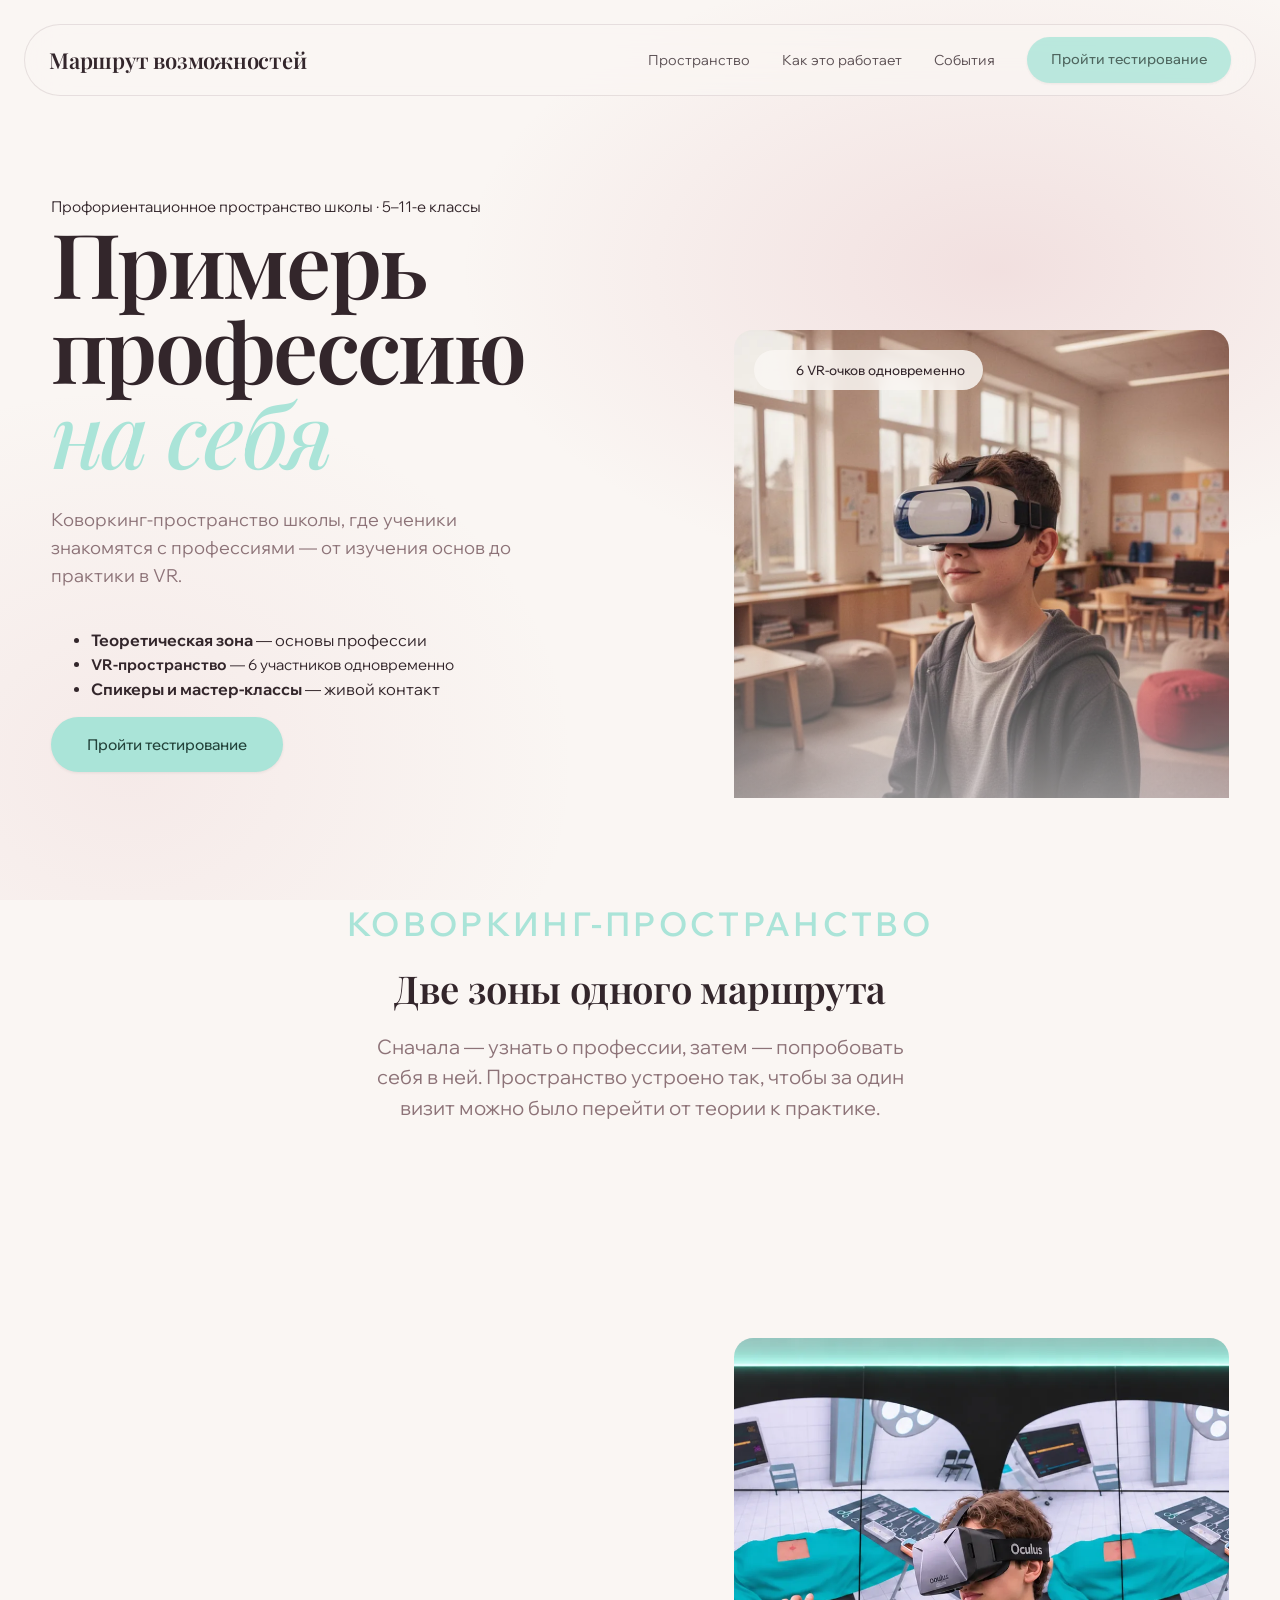
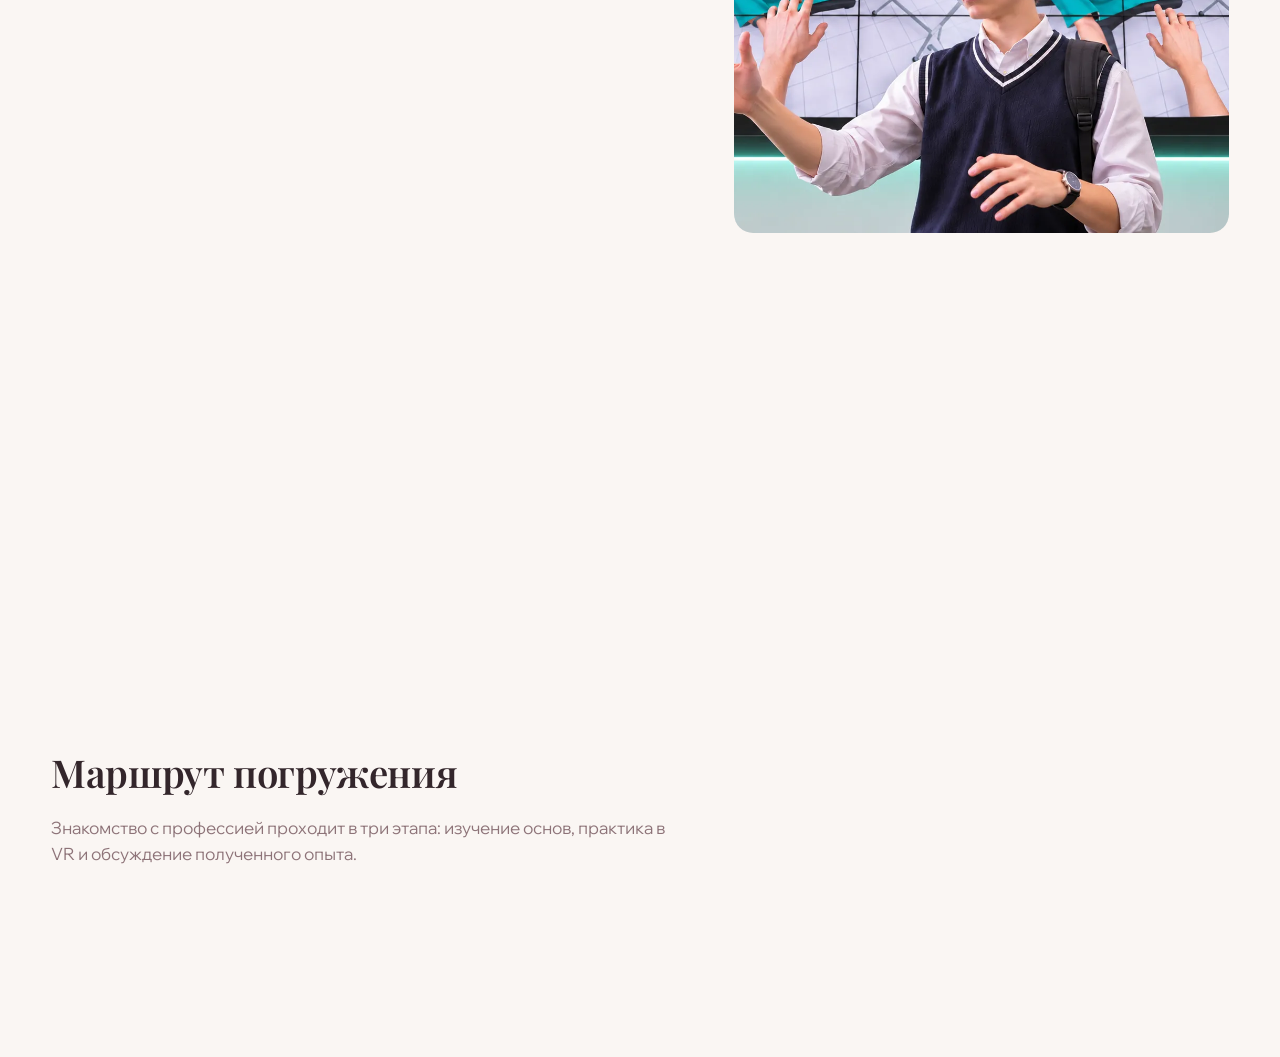
<file: index.html>
<!DOCTYPE html>
<html lang="ru">
<head>
  <meta charset="UTF-8">
  <meta http-equiv="refresh" content="0; url=./marshrut-site/">
  <title>Маршрут возможностей</title>
</head>
<body>
  <a href="./marshrut-site/">Открыть сайт «Маршрут возможностей»</a>
</body>
</html>
<!-- Обновление публикации -->
</file>
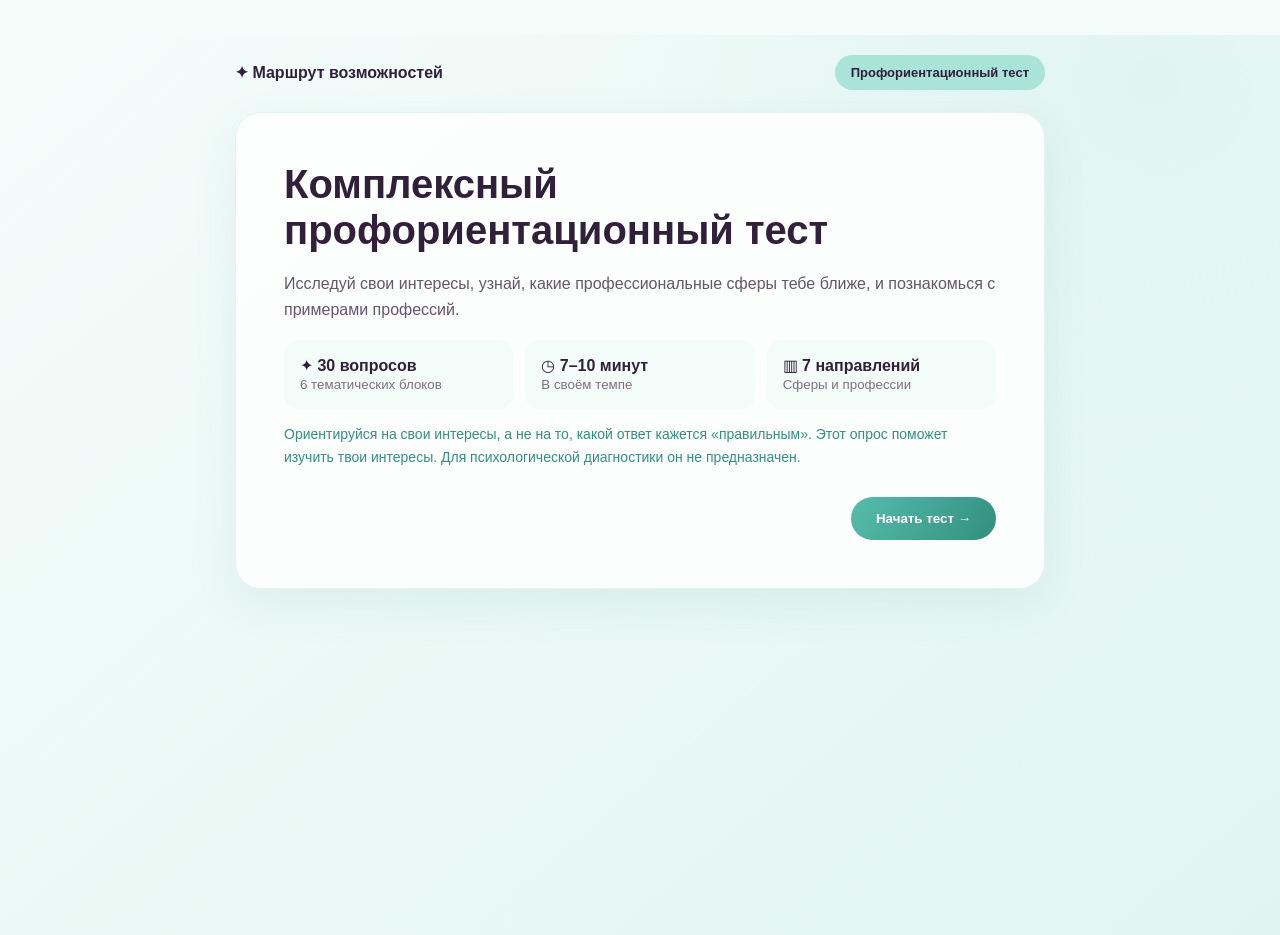
<file: marshrut-site/detailed-test.html>
<!doctype html><html lang="ru"><head><meta charset="utf-8"><meta name="viewport" content="width=device-width,initial-scale=1"><title>Маршрут возможностей — профориентационный тест</title><style>:root{font-family:Inter,Arial,sans-serif;color:#302039;background:#F4FCFA}*{box-sizing:border-box}body{margin:0;background:radial-gradient(circle at 90% 5%,#E1F5F0,transparent 38%),linear-gradient(140deg,#F4FCFA,#E1F5F0);min-height:100vh}.wrap{max-width:850px;margin:35px auto;padding:20px}.top{display:flex;justify-content:space-between;align-items:center;gap:12px;font-weight:700}.tag{background:#AAE4D8;border-radius:30px;padding:10px 16px;font-size:13px}.panel{margin-top:22px;background:#ffffffd9;border:1px solid #E1F5F0;border-radius:26px;box-shadow:0 15px 45px #338F8018;padding:clamp(22px,5vw,48px)}h1{font-size:clamp(27px,5vw,40px);line-height:1.15;margin:0 0 18px}h2{font-size:clamp(21px,4vw,28px);margin:20px 0}p{line-height:1.65;color:#66556c}.muted{color:#338F80;font-size:14px}.progress{height:9px;border-radius:20px;background:#E1F5F0;overflow:hidden;margin:16px 0 30px}.bar{height:100%;background:linear-gradient(90deg,#56BDAA,#338F80);transition:width .25s}.choice{display:block;width:100%;text-align:left;background:#fff;border:1px solid #E1F5F0;border-radius:15px;padding:15px;margin:10px 0;cursor:pointer;color:#3e3042;font-size:15px}.choice:hover,.choice.active{border-color:#56BDAA;background:#F4FCFA}.buttons{display:flex;justify-content:space-between;gap:12px;margin-top:28px}button{font-family:inherit}.btn{background:linear-gradient(120deg,#56BDAA,#338F80);border:0;color:white;border-radius:50px;padding:14px 25px;font-weight:700;cursor:pointer}.btn:disabled{opacity:.4;cursor:not-allowed}.secondary{background:#fff;border:1px solid #E1F5F0;color:#338F80}.grid{display:grid;grid-template-columns:repeat(auto-fit,minmax(210px,1fr));gap:12px}.chip{background:#F4FCFA;border-radius:14px;padding:16px}.result{padding:18px;background:#fff;border:1px solid #E1F5F0;border-radius:17px;margin:12px 0}.score{height:9px;background:#E1F5F0;border-radius:10px;overflow:hidden;margin:9px 0}.score>div{height:100%;background:#56BDAA}.jobs{line-height:1.9}small{color:#806f7e}@media print{body{background:white}.top,.buttons,.no-print{display:none!important}.panel{box-shadow:none;border:0;margin:0;padding:5px}.wrap{margin:0;max-width:100%}}
/* Compact report and result analysis */
.panel:has(.report){padding:clamp(18px,3vw,30px)}.report h1{font-size:clamp(23px,3.5vw,31px);margin:0 0 5px}.report h2{font-size:18px;margin:0 0 10px}.report p{margin:5px 0 12px;font-size:13px;line-height:1.5}.report-hero{display:grid;grid-template-columns:1.25fr .8fr;gap:16px;align-items:center}.report-hero img{width:100%;aspect-ratio:1.65;object-fit:cover;border-radius:16px}.eyebrow{font-size:11px;letter-spacing:.1em;text-transform:uppercase;color:#338F80;font-weight:800}.main-profile{display:flex;align-items:center;gap:12px;background:#F4FCFA;border-radius:16px;padding:13px;margin:12px 0}.profile-icon{font-size:33px;background:white;border-radius:14px;padding:10px}.profile-title{font-size:17px;font-weight:800}.report-cols{display:grid;grid-template-columns:1fr 1fr;gap:13px;margin-top:12px}.report-box{border:1px solid #E1F5F0;border-radius:17px;padding:15px;background:white}.rank{margin:9px 0}.rank-head{display:flex;justify-content:space-between;gap:10px;font-size:12px}.rank-head strong{font-size:12px}.rank .score{height:7px;margin:5px 0}.jobtags{display:flex;flex-wrap:wrap;gap:6px}.jobtag{background:#F4FCFA;border:1px solid #E1F5F0;border-radius:100px;padding:7px 10px;font-size:11px;line-height:1.2}.tiny-note{font-size:11px!important;color:#8b7887}.analysis-screen{text-align:center;padding:12px 0 5px}.brain{font-size:62px;display:inline-flex;align-items:center;justify-content:center;width:116px;height:116px;border-radius:50%;background:radial-gradient(circle,#fff,#E1F5F0);box-shadow:0 0 0 12px #F4FCFA;margin:12px 0 23px}.analysis-screen h1{font-size:30px}.analysis-step{display:flex;align-items:center;gap:12px;text-align:left;border:1px solid #E1F5F0;border-radius:13px;padding:12px 15px;background:white;margin:8px 0;font-size:14px}.analysis-step .check{color:#338F80;font-size:19px}.analysis-step.pending{opacity:.45}.analysis-screen .progress{margin:22px 0 8px}.analysis-screen .bar{transition:width .5s}.analysis-screen .muted{font-size:12px}.report .buttons{margin-top:15px}.report .btn{padding:12px 18px;font-size:12px}@media(max-width:610px){.report-hero,.report-cols{grid-template-columns:1fr}.report-hero img{max-height:180px}.wrap{padding:12px;margin:10px auto}.report-box{padding:12px}}@media print{.report-hero img{max-height:130px}.report-cols{grid-template-columns:1fr 1fr}.report-box{break-inside:avoid}.report .buttons{display:none}}
</style><style>
.analysis-screen{max-width:720px;margin:0 auto;text-align:center;padding:15px 0 8px}.analysis-screen h1{font-size:clamp(26px,4vw,35px);margin:10px 0}.analysis-screen p{font-size:14px}.analysis-orbit{width:164px;height:164px;margin:5px auto 22px;border-radius:50%;border:13px solid #E1F5F0;border-top-color:#56BDAA;border-right-color:#83D5C5;display:grid;place-items:center;animation:anSpin 3s linear infinite;background:linear-gradient(130deg,#fff,#F4FCFA)}.analysis-brain{font-size:70px;animation:anCounter 3s linear infinite;filter:drop-shadow(0 6px 8px #56BDAA50)}@keyframes anSpin{to{transform:rotate(360deg)}}@keyframes anCounter{to{transform:rotate(-360deg)}}.analysis-grid{display:grid;grid-template-columns:repeat(4,1fr);gap:10px;margin:30px 0 22px}.analysis-tile{background:#fff;border:1px solid #E1F5F0;border-radius:17px;padding:16px 8px 12px;font-weight:700;font-size:12px;min-height:115px;box-shadow:0 7px 18px #56BDAA12}.analysis-tile span{display:block;font-weight:400;font-size:11px;margin-top:7px;color:#338F80}.analysis-symbol{font-size:27px;color:#338F80;margin-bottom:8px}.analysis-tile.waiting{opacity:.47}.analysis-tile.current{border-color:#56BDAA;background:#F4FCFA}.analysis-tile.done .analysis-symbol{color:#338F80}.analysis-percent{font-weight:700;color:#338F80;font-size:13px}.analysis-screen .progress{margin:15px 0 8px;height:12px}.analysis-screen .bar{transition:width .5s}@media(max-width:520px){.analysis-grid{grid-template-columns:repeat(2,1fr)}.analysis-tile{min-height:98px}.analysis-orbit{width:125px;height:125px}.analysis-brain{font-size:53px}}
</style><style>
/* Итоговая страница: компактная сетка без рейтинга интересов */
.wrap:has(.report-v2){max-width:1160px}
.report-v2{display:grid;gap:15px}
.report-v2 .report-hero{grid-template-columns:1.45fr .65fr;gap:22px}
.report-v2 .report-hero img{max-height:170px;object-position:center 40%}
.report-v2 .compact-section{border:1px solid #E1F5F0;border-radius:22px;background:linear-gradient(145deg,#F4FCFA,#F4FCFA);padding:17px 19px;min-width:0}
.report-v2 .compact-section h2{font-size:18px;margin:0 0 12px}
.report-v2 .sphere-grid{display:grid;grid-template-columns:repeat(3,minmax(0,1fr));gap:12px}
.report-v2 .sphere-card{min-height:116px;border:1px solid #E1F5F0;border-radius:18px;background:linear-gradient(155deg,#fff,#F4FCFA);display:flex;flex-direction:column;justify-content:center;align-items:center;gap:7px;text-align:center;padding:12px}
.report-v2 .sphere-card.leading{background:linear-gradient(140deg,#E1F5F0,#56BDAA);color:#58203f}
.report-v2 .sphere-art{font-size:30px}
.report-v2 .sphere-card strong{font-size:14px;line-height:1.25}
.report-v2 .sphere-label{background:#fff8;border-radius:20px;padding:5px 9px;font-size:10px;font-weight:700}
.report-v2 .compact-columns{display:grid;grid-template-columns:1.25fr 1fr;gap:15px;align-items:stretch}
.report-v2 .jobs-grid{display:grid;grid-template-columns:repeat(2,minmax(0,1fr));gap:8px}
.report-v2 .job-card{display:flex;align-items:center;gap:9px;background:#fff;border:1px solid #E1F5F0;border-radius:12px;padding:9px;font-size:12px;line-height:1.3;min-height:45px}
.report-v2 .job-card>span:first-child{font-size:21px;flex-shrink:0}
.report-v2 .strength-list{display:grid;gap:8px}
.report-v2 .strength-item{display:flex;gap:11px;align-items:center;background:#fff;border-radius:12px;padding:10px}
.report-v2 .strength-icon{font-size:21px;color:#338F80;background:#F4FCFA;border-radius:10px;min-width:36px;height:36px;display:grid;place-items:center}
.report-v2 .strength-item strong{font-size:12px;display:block}
.report-v2 .strength-item small{display:block;font-size:11px;line-height:1.35;margin-top:3px}
.report-v2 .next-card{margin-top:10px;padding:13px;border-radius:15px;background:linear-gradient(120deg,#E1F5F0,#F4FCFA)}
.report-v2 .next-card h2{margin:0 0 5px;font-size:16px}
.report-v2 .next-card p{margin:0;font-size:12px}
.report-v2 .report-footer{display:flex;align-items:center;justify-content:space-between;gap:18px}
.report-v2 .report-footer .tiny-note{max-width:510px;font-size:11px}
.report-v2 .report-actions{display:flex;gap:10px;flex-shrink:0}
.report-v2 .report-actions .btn{font-size:12px;padding:12px 17px}
@media(max-width:750px){.report-v2 .report-hero,.report-v2 .compact-columns{grid-template-columns:1fr}.report-v2 .report-hero img{display:none}.report-v2 .sphere-grid{gap:6px}.report-v2 .sphere-card{padding:9px 5px;min-height:115px}.report-v2 .sphere-card strong{font-size:11px}.report-v2 .report-footer{flex-direction:column;align-items:stretch}.report-v2 .report-actions{justify-content:center;flex-wrap:wrap}}
@media(max-width:420px){.report-v2 .jobs-grid{grid-template-columns:1fr}.report-v2 .sphere-art{font-size:25px}}
@media print{.wrap:has(.report-v2){max-width:100%}.report-v2 .compact-section{break-inside:avoid}.report-v2 .report-hero img{max-height:130px}.report-v2{gap:9px}}
</style></head><body><div class="wrap"><div class="top"><span>✦ Маршрут возможностей</span><span class="tag">Профориентационный тест</span></div><main class="panel" id="app"></main></div><script>
const fields=[
{name:'IT и цифровые технологии',desc:'Программирование, данные, цифровые продукты и информационная безопасность.',jobs:['Разработчик программного обеспечения','Разработчик игр','Аналитик данных','Специалист по кибербезопасности','Тестировщик ПО','Системный аналитик','UX-исследователь','Инженер по машинному обучению']},
{name:'Инженерия и технологии',desc:'Проектирование, технические системы, робототехника и производство.',jobs:['Инженер-конструктор','Инженер-робототехник','Инженер-электроник','Архитектор технических систем','Инженер по автоматизации','Инженер-энергетик','Специалист по 3D-моделированию','Технолог производства']},
{name:'Медицина и помощь людям',desc:'Здоровье, поддержка, диагностика и забота о людях.',jobs:['Врач','Медицинская сестра / медицинский брат','Фельдшер','Клинический психолог','Физиотерапевт','Врач-лаборант','Специалист по реабилитации','Фармацевт']},
{name:'Творчество и дизайн',desc:'Визуальные решения, коммуникации, искусство и создание нового.',jobs:['Графический дизайнер','UX/UI-дизайнер','Промышленный дизайнер','Архитектор','3D-художник','Аниматор','Арт-директор','Дизайнер среды']},
{name:'Наука и экология',desc:'Исследования, эксперименты, наблюдения и изучение окружающего мира.',jobs:['Биолог','Эколог','Химик-исследователь','Физик','Биотехнолог','Геолог','Лаборант-исследователь','Специалист по устойчивому развитию']},
{name:'Бизнес и управление',desc:'Организация команд, планирование, экономика и развитие проектов.',jobs:['Предприниматель','Менеджер проектов','Экономист','Маркетолог','Финансовый аналитик','Продакт-менеджер','Специалист по логистике','Руководитель команды']},
{name:'Образование и коммуникации',desc:'Обучение, языки, общество, переговоры и работа с информацией.',jobs:['Учитель','Педагог дополнительного образования','Журналист','Редактор','Переводчик','HR-специалист','Специалист по связям с общественностью','Социолог']}
];
const blocks=[
['Интересы и любопытство',[
['Мне интересно разбираться, как устроены приложения и сайты.',0],['Я люблю собирать, ремонтировать или улучшать устройства.',1],['Мне интересно узнавать, как работает организм человека.',2],['Я люблю придумывать визуальные образы и оформление.',3],['Мне нравится искать объяснения природным явлениям.',4]]],
['Предпочитаемые задачи',[
['Мне интересно писать код или настраивать цифровые инструменты.',0],['Мне хотелось бы проектировать полезные механизмы.',1],['Я получаю удовольствие, когда могу помочь человеку.',2],['Мне нравится создавать иллюстрации, макеты или видео.',3],['Мне интересно проводить эксперименты и сравнивать результаты.',4]]],
['Рабочая среда',[
['Мне хотелось бы развивать собственный проект или бизнес.',5],['Мне комфортно объяснять другим сложные вещи простыми словами.',6],['Мне нравится анализировать таблицы и искать закономерности.',0],['Мне интересно работать с оборудованием и техническими системами.',1],['Я представляю себя в команде, которая заботится о здоровье людей.',2]]],
['Сильные стороны',[
['Я замечаю особенности изображений, композиции и цветовых сочетаний.',3],['Мне нравится проверять гипотезы и искать доказательства.',4],['Я умею организовывать людей для решения общей задачи.',5],['Мне легко находить общий язык с разными людьми.',6],['Я люблю искать ошибки в логике и исправлять их.',0]]],
['Ценности и мотивация',[
['Мне важно создавать вещи, которые работают надёжно и безопасно.',1],['Мне важно видеть, что моя работа улучшает чью-то жизнь.',2],['Мне важно выражать свои идеи через творческие проекты.',3],['Мне важно открывать новое и задавать исследовательские вопросы.',4],['Меня вдохновляет возможность отвечать за результат команды.',5]]],
['Планы на будущее',[
['Мне хотелось бы преподавать, консультировать или вести занятия.',6],['Мне интересно изучать потребности клиентов и развивать продукт.',5],['Мне хотелось бы работать с текстами, языками или публичными выступлениями.',6],['Мне интересно разрабатывать цифровые решения для реальных проблем.',0],['Мне хотелось бы заниматься исследованиями, полезными для природы.',4]]]
];
const data="[data-uri]";
const questions=blocks.flatMap(([block,qs])=>qs.map(([text,field])=>({text,field,block})));let page=-1;let analysisTimer=null;let answers=Array(questions.length).fill(null);const app=document.getElementById('app');const esc=s=>String(s).replaceAll('&','&amp;').replaceAll('<','&lt;').replaceAll('>','&gt;');
function render(){if(page===-1){app.innerHTML=`<h1>Комплексный профориентационный тест</h1><p>Исследуй свои интересы, узнай, какие профессиональные сферы тебе ближе, и познакомься с примерами профессий.</p><div class="grid"><div class="chip">✦ <b>30 вопросов</b><br><small>6 тематических блоков</small></div><div class="chip">◷ <b>7–10 минут</b><br><small>В своём темпе</small></div><div class="chip">▥ <b>7 направлений</b><br><small>Сферы и профессии</small></div></div><p class="muted">Ориентируйся на свои интересы, а не на то, какой ответ кажется «правильным». Этот опрос поможет изучить твои интересы. Для психологической диагностики он не предназначен.</p><div class="buttons"><span></span><button class="btn" onclick="page=0;render()">Начать тест →</button></div>`;return}if(page===questions.length){startAnalysis();return}if(page===questions.length+1){showResults();return}const q=questions[page],choices=['Совсем не про меня','Скорее не про меня','Затрудняюсь ответить','Скорее про меня','Полностью про меня'];app.innerHTML=`<div class="muted">${esc(q.block)} · Вопрос ${page+1} из ${questions.length}</div><div class="progress"><div class="bar" style="width:${page/questions.length*100}%"></div></div><h2>${esc(q.text)}</h2><p>Насколько это утверждение соответствует твоим интересам?</p>${choices.map((c,i)=>`<button class="choice ${answers[page]===i?'active':''}" onclick="answers[${page}]=${i};render()">${answers[page]===i?'◉':'◯'} &nbsp;${c}</button>`).join('')}<div class="buttons"><button class="btn secondary" onclick="page--;render()">← Назад</button><button class="btn" ${answers[page]===null?'disabled':''} onclick="page++;render()">${page===questions.length-1?'Посмотреть результаты':'Далее →'}</button></div>`}
function calculateScores(){return fields.map((f,i)=>{let a=questions.map((q,j)=>q.field===i?answers[j]:null).filter(x=>x!==null);return {i,score:Math.round(a.reduce((s,x)=>s+x,0)/Math.max(1,a.length)/4*100)}}).sort((a,b)=>b.score-a.score)}
const symbols=['💻','⚙️','🩺','🎨','🔬','📊','📚'];
function startAnalysis(){
  clearInterval(analysisTimer);
  let phase=0;
  const stages=[['clipboard-check','Обработка ответов'],['chart-no-axes-column-increasing','Анализ интересов'],['puzzle','Определение склонностей'],['target','Подбор профессий']];
  const icons=['✓','▥','✧','◎'];
  const draw=()=>{
    const percent=Math.min(100,Math.round(phase/4*100));
    app.innerHTML=`<div class="analysis-screen" role="status" aria-live="polite"><div class="analysis-orbit"><div class="analysis-brain">🧠</div></div><h1>Анализ результатов...</h1><p>Обрабатываем твои ответы и формируем профессиональный профиль</p><div class="analysis-grid">${stages.map(([key,label],i)=>`<div class="analysis-tile ${i<phase?'done':i===phase?'current':'waiting'}"><div class="analysis-symbol">${i<phase?'✓':icons[i]}</div><div>${label}</div><span>${i<phase?'Готово':i===phase?'В процессе':'Ожидание'}</span></div>`).join('')}</div><div class="progress"><div class="bar" style="width:${percent}%"></div></div><div class="analysis-percent">${percent}% · ${phase<4?stages[phase][1]:'Завершено'}</div></div>`;
  };
  draw();
  analysisTimer=setInterval(()=>{
    phase++;
    if(phase>=4){clearInterval(analysisTimer);analysisTimer=null;page=questions.length+1;try{showResults()}catch(e){console.error(e);app.innerHTML='<h2>Не удалось показать результат</h2><p>Попробуй обновить страницу.</p><button class="btn" onclick="page=-1;render()">На главную</button>'}}
    else draw();
  },700);
}
function showResults(){
 const scores=calculateScores(),best=scores[0],top=scores.slice(0,3);
 const jobs=top.flatMap(s=>fields[s.i].jobs.slice(0,4).map(job=>({job,field:s.i})));
 const strengths=[
  ['✦','Твои интересы','Тебе особенно близка сфера «'+fields[best.i].name+'».'],
  ['◎','Твой потенциал','Попробуй выполнить практические задания в выбранной сфере.'],
  ['◈','Разные возможности','Рассмотри несколько направлений и выбери, какие из них хочешь изучить.']
 ];
 app.innerHTML=`<div class="report report-v2">
 <div class="report-hero"><div><div class="eyebrow">Персональный отчёт · 30 ответов</div><h1>Твой профессиональный профиль</h1><p>Профессиональные направления, которые стоит изучить.</p><div class="main-profile"><span class="profile-icon">${symbols[best.i]}</span><div><div class="eyebrow">Ведущее направление</div><div class="profile-title">${esc(fields[best.i].name)}</div><small>${esc(fields[best.i].desc)}</small></div></div></div><img alt="Ученик знакомится с профессией с помощью VR" src="${data}"></div>
 <div class="compact-section"><h2>🎯 Три подходящие сферы</h2><div class="sphere-grid">${top.map((s,i)=>`<div class="sphere-card ${i===0?'leading':''}"><div class="sphere-art">${symbols[s.i]}</div><strong>${esc(fields[s.i].name)}</strong>${i===0?'<span class="sphere-label">Основное направление</span>':''}</div>`).join('')}</div></div>
 <div class="compact-columns"><section class="compact-section"><h2>💼 Рекомендуемые профессии</h2><div class="jobs-grid">${jobs.map(({job,field})=>`<div class="job-card"><span>${symbols[field]}</span><span>${esc(job)}</span></div>`).join('')}</div></section><section class="compact-section"><h2>⭐ Твои ориентиры</h2><div class="strength-list">${strengths.map(([ico,t,d])=>`<div class="strength-item"><span class="strength-icon">${ico}</span><div><strong>${t}</strong><small>${esc(d)}</small></div></div>`).join('')}</div><div class="next-card"><h2>🚀 Что дальше?</h2><p>Познакомься с профессиями в VR, узнай о программах обучения и попробуй выполнить небольшие проекты.</p></div></section></div>
 <div class="report-footer"><div class="tiny-note">Результат отражает твои интересы на основе ответов и не гарантирует успеха в профессии. Тест предназначен для знакомства с профессиональными направлениями.</div><div class="report-actions no-print"><button class="btn secondary" onclick="page=-1;answers=Array(questions.length).fill(null);render()">↻ Пройти ещё раз</button><button class="btn" onclick="window.print()">↓ Сохранить PDF</button></div></div>
 </div>`;
}

render();</script></body></html>
</file>
